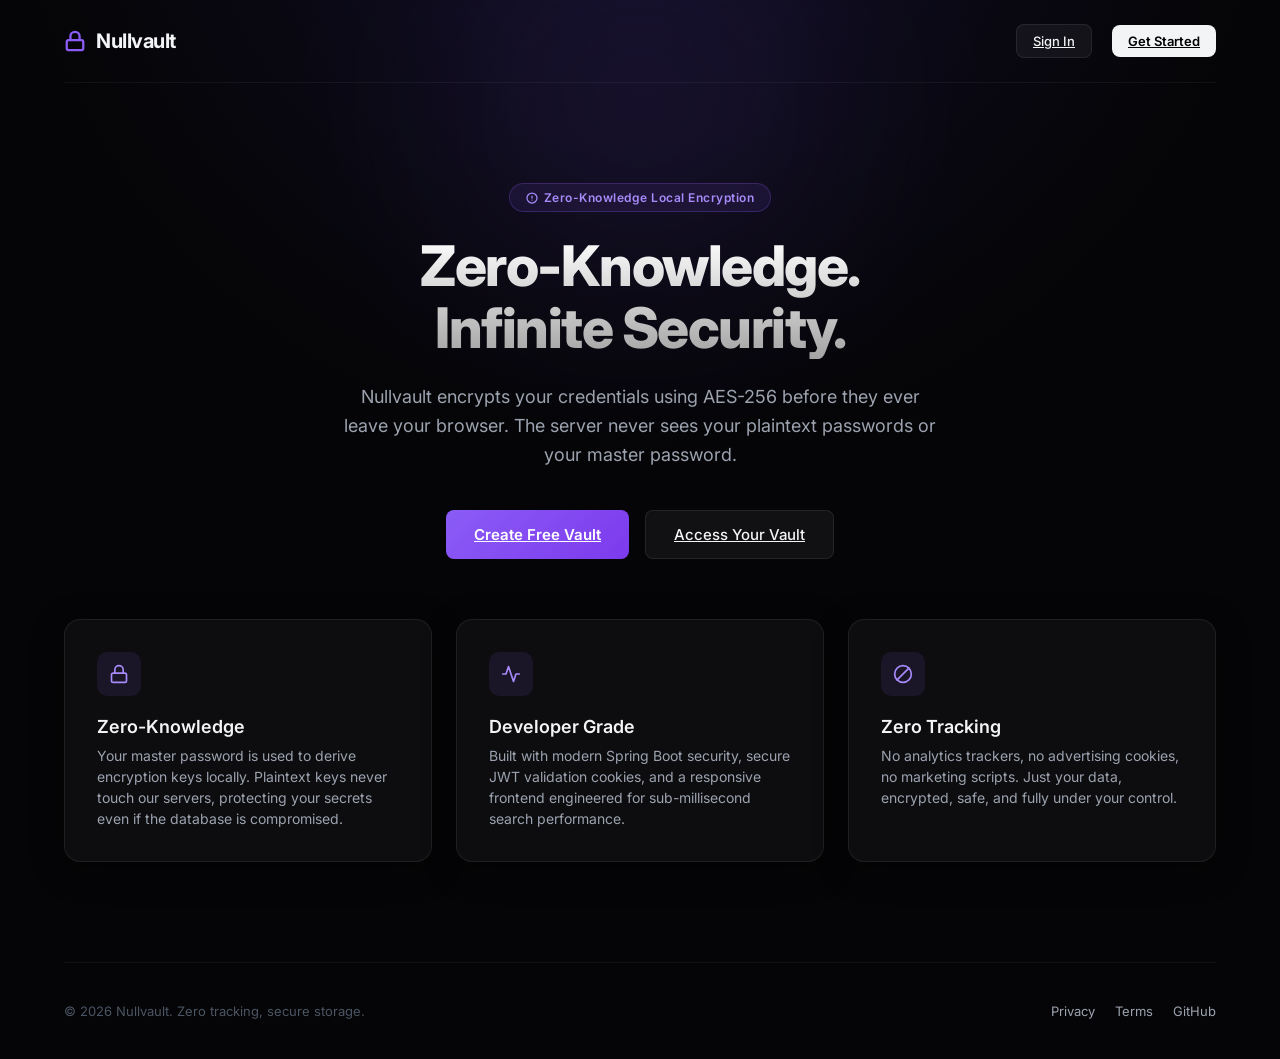
<file: frontend/index.html>
<!DOCTYPE html>
<html lang="en">
<head>
    <meta charset="UTF-8">
    <meta name="viewport" content="width=device-width, initial-scale=1.0">
    <title>Nullvault — Zero-Knowledge Password Manager</title>
    <link rel="stylesheet" href="style.css">
</head>
<body>
    <div class="aurora-bg">
        <div class="aurora-glow"></div>
    </div>

    <div class="landing-container">
        <!-- Navigation -->
        <header class="nav-bar fade-in stagger-1">
            <a href="index.html" class="brand" style="margin-bottom: 0;">
                <svg xmlns="http://www.w3.org/2000/svg" width="22" height="22" viewBox="0 0 24 24" fill="none" stroke="currentColor" stroke-width="2.5" stroke-linecap="round" stroke-linejoin="round">
                    <rect width="18" height="11" x="3" y="11" rx="2" ry="2"/>
                    <path d="M7 11V7a5 5 0 0 1 10 0v4"/>
                </svg>
                <span>Nullvault</span>
            </a>
            <div class="nav-links">
                <a href="login.html" class="btn-secondary" style="padding: 8px 16px; font-size: 13px;">Sign In</a>
                <a href="register.html" class="btn-primary" style="width: auto; padding: 8px 16px; font-size: 13px;">Get Started</a>
            </div>
        </header>

        <!-- Hero Section -->
        <main class="hero-section">
            <div class="hero-badge fade-in stagger-2">
                <svg xmlns="http://www.w3.org/2000/svg" width="12" height="12" viewBox="0 0 24 24" fill="none" stroke="currentColor" stroke-width="2.5" stroke-linecap="round" stroke-linejoin="round">
                    <circle cx="12" cy="12" r="10"/>
                    <path d="M12 8v4"/>
                    <path d="M12 16h.01"/>
                </svg>
                Zero-Knowledge Local Encryption
            </div>
            
            <h1 class="hero-title fade-in stagger-3">
                Zero-Knowledge.<br>Infinite Security.
            </h1>
            
            <p class="hero-subtitle fade-in stagger-4">
                Nullvault encrypts your credentials using AES-256 before they ever leave your browser. The server never sees your plaintext passwords or your master password.
            </p>
            
            <div class="hero-ctas fade-in stagger-4" style="animation-delay: 0.5s;">
                <a href="register.html" class="btn-accent" style="width: auto; padding: 14px 28px; font-size: 15px;">Create Free Vault</a>
                <a href="login.html" class="btn-secondary" style="padding: 14px 28px; font-size: 15px;">Access Your Vault</a>
            </div>
        </main>

        <!-- Features Section -->
        <section class="features-grid">
            <!-- Feature 1 -->
            <div class="glass-card feature-card fade-in stagger-4" style="animation-delay: 0.6s;">
                <div class="feature-icon">
                    <svg xmlns="http://www.w3.org/2000/svg" width="20" height="20" viewBox="0 0 24 24" fill="none" stroke="currentColor" stroke-width="2" stroke-linecap="round" stroke-linejoin="round">
                        <rect width="18" height="11" x="3" y="11" rx="2" ry="2"/>
                        <path d="M7 11V7a5 5 0 0 1 10 0v4"/>
                    </svg>
                </div>
                <h3>Zero-Knowledge</h3>
                <p>Your master password is used to derive encryption keys locally. Plaintext keys never touch our servers, protecting your secrets even if the database is compromised.</p>
            </div>

            <!-- Feature 2 -->
            <div class="glass-card feature-card fade-in stagger-4" style="animation-delay: 0.7s;">
                <div class="feature-icon">
                    <svg xmlns="http://www.w3.org/2000/svg" width="20" height="20" viewBox="0 0 24 24" fill="none" stroke="currentColor" stroke-width="2" stroke-linecap="round" stroke-linejoin="round">
                        <polyline points="22 12 18 12 15 21 9 3 6 12 2 12"/>
                    </svg>
                </div>
                <h3>Developer Grade</h3>
                <p>Built with modern Spring Boot security, secure JWT validation cookies, and a responsive frontend engineered for sub-millisecond search performance.</p>
            </div>

            <!-- Feature 3 -->
            <div class="glass-card feature-card fade-in stagger-4" style="animation-delay: 0.8s;">
                <div class="feature-icon">
                    <svg xmlns="http://www.w3.org/2000/svg" width="20" height="20" viewBox="0 0 24 24" fill="none" stroke="currentColor" stroke-width="2" stroke-linecap="round" stroke-linejoin="round">
                        <circle cx="12" cy="12" r="10"/>
                        <path d="m4.9 19.1 14.2-14.2"/>
                    </svg>
                </div>
                <h3>Zero Tracking</h3>
                <p>No analytics trackers, no advertising cookies, no marketing scripts. Just your data, encrypted, safe, and fully under your control.</p>
            </div>
        </section>

        <!-- Footer -->
        <footer class="footer fade-in" style="animation-delay: 0.9s;">
            <div>&copy; 2026 Nullvault. Zero tracking, secure storage.</div>
            <div style="display: flex; gap: 20px;">
                <a href="#">Privacy</a>
                <a href="#">Terms</a>
                <a href="https://github.com/realpervez/password-vault" target="_blank">GitHub</a>
            </div>
        </footer>
    </div>
</body>
</html>
</file>
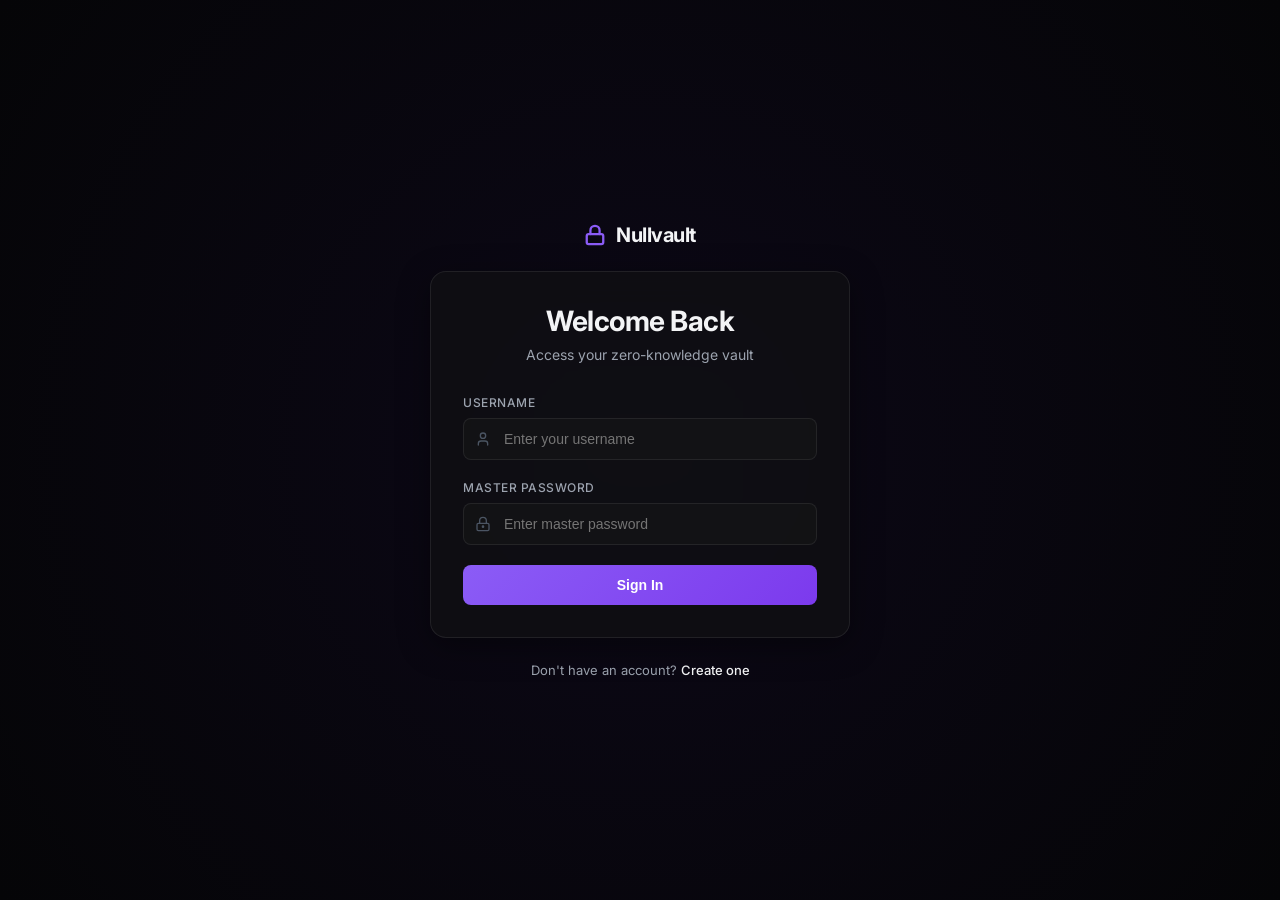
<file: frontend/dashboard.html>
<!DOCTYPE html>
<html lang="en">
<head>
    <meta charset="UTF-8">
    <meta name="viewport" content="width=device-width, initial-scale=1.0">
    <title>Nullvault — Dashboard</title>
    <link rel="stylesheet" href="style.css">
</head>
<body>
    <div class="app-container">
        <!-- Sidebar Navigation -->
        <aside class="sidebar">
            <div class="sidebar-top">
                <a href="index.html" class="brand" style="padding-left: 8px;">
                    <svg xmlns="http://www.w3.org/2000/svg" width="22" height="22" viewBox="0 0 24 24" fill="none" stroke="currentColor" stroke-width="2.5" stroke-linecap="round" stroke-linejoin="round">
                        <rect width="18" height="11" x="3" y="11" rx="2" ry="2"/>
                        <path d="M7 11V7a5 5 0 0 1 10 0v4"/>
                    </svg>
                    <span>Nullvault</span>
                </a>
                
                <nav class="sidebar-menu">
                    <a href="#" class="menu-item active">
                        <svg xmlns="http://www.w3.org/2000/svg" width="18" height="18" viewBox="0 0 24 24" fill="none" stroke="currentColor" stroke-width="2" stroke-linecap="round" stroke-linejoin="round">
                            <rect width="7" height="9" x="3" y="3" rx="1"/>
                            <rect width="7" height="5" x="14" y="3" rx="1"/>
                            <rect width="7" height="9" x="14" y="12" rx="1"/>
                            <rect width="7" height="5" x="3" y="16" rx="1"/>
                        </svg>
                        <span>All Items</span>
                    </a>
                </nav>
            </div>

            <div class="sidebar-user">
                <div class="user-info">
                    <div class="avatar" id="userAvatar">U</div>
                    <span class="username" id="usernameDisplay">User</span>
                </div>
                <button class="logout-btn" onclick="logout()" title="Sign Out">
                    <svg xmlns="http://www.w3.org/2000/svg" width="16" height="16" viewBox="0 0 24 24" fill="none" stroke="currentColor" stroke-width="2" stroke-linecap="round" stroke-linejoin="round">
                        <path d="M9 21H5a2 2 0 0 1-2-2V5a2 2 0 0 1 2-2h4"/>
                        <polyline points="16 17 21 12 16 7"/>
                        <line x1="21" x2="9" y1="12" y2="12"/>
                    </svg>
                </button>
            </div>
        </aside>

        <!-- Main Dashboard View -->
        <div class="main-content">
            <!-- Top Search Header Bar -->
            <header class="top-bar">
                <div class="search-wrapper">
                    <svg xmlns="http://www.w3.org/2000/svg" width="16" height="16" viewBox="0 0 24 24" fill="none" stroke="currentColor" stroke-width="2" stroke-linecap="round" stroke-linejoin="round">
                        <circle cx="11" cy="11" r="8"/>
                        <path d="m21 21-4.3-4.3"/>
                    </svg>
                    <input type="text" id="searchInput" class="search-input" placeholder="Search vault items..." oninput="filterEntries()">
                </div>
                <div>
                    <button class="btn-primary" style="padding: 8px 16px; width: auto; font-size: 13px;" onclick="openModal()">
                        <svg xmlns="http://www.w3.org/2000/svg" width="14" height="14" viewBox="0 0 24 24" fill="none" stroke="currentColor" stroke-width="2.5" stroke-linecap="round" stroke-linejoin="round">
                            <path d="M5 12h14"/>
                            <path d="M12 5v14"/>
                        </svg>
                        <span>Add Entry</span>
                    </button>
                </div>
            </header>

            <!-- Dashboard Content -->
            <main class="dashboard-body">
                <div class="dashboard-header">
                    <h2>Secure Vault</h2>
                </div>

                <!-- Grid/Entries View -->
                <div class="vault-grid" id="vaultGrid">
                    <!-- Loading state initially -->
                    <div style="grid-column: 1 / -1; text-align: center; padding: 40px; color: var(--text-secondary);">
                        <span class="spinner" style="margin-bottom: 12px; width: 24px; height: 24px;"></span>
                        <p>Syncing secure entries...</p>
                    </div>
                </div>
            </main>
        </div>
    </div>

    <!-- Add/Edit Entry Modal -->
    <div class="modal-overlay" id="addModalOverlay" onclick="closeModalOnOverlay(event)">
        <div class="glass-card modal">
            <div class="modal-header">
                <h3 id="modalTitle">Add Vault Entry</h3>
                <button class="modal-close" onclick="closeModal()">
                    <svg xmlns="http://www.w3.org/2000/svg" width="20" height="20" viewBox="0 0 24 24" fill="none" stroke="currentColor" stroke-width="2" stroke-linecap="round" stroke-linejoin="round">
                        <path d="M18 6 6 18"/>
                        <path d="m6 6 12 12"/>
                    </svg>
                </button>
            </div>

            <form id="addEntryForm" onsubmit="event.preventDefault(); saveEntry();">
                <div class="modal-form-row">
                    <div class="form-group">
                        <label for="siteName">Site Name</label>
                        <div class="input-wrapper">
                            <input type="text" id="siteName" class="input-field" style="padding-left: 14px;" placeholder="e.g. GitHub" required>
                        </div>
                    </div>
                    <div class="form-group">
                        <label for="siteUrl">Site URL</label>
                        <div class="input-wrapper">
                            <input type="url" id="siteUrl" class="input-field" style="padding-left: 14px;" placeholder="https://github.com" required>
                        </div>
                    </div>
                </div>

                <div class="modal-form-row">
                    <div class="form-group">
                        <label for="siteUsername">Username / Email</label>
                        <div class="input-wrapper">
                            <input type="text" id="siteUsername" class="input-field" style="padding-left: 14px;" placeholder="your@email.com" required>
                        </div>
                    </div>
                    <div class="form-group">
                        <label for="sitePassword">Password</label>
                        <div class="input-wrapper" style="display: flex; gap: 8px; align-items: center;">
                            <div style="position: relative; flex-grow: 1;">
                                <input type="password" id="sitePassword" class="input-field" style="padding-left: 14px; padding-right: 40px;" placeholder="Enter site password" required>
                                <button type="button" onclick="toggleModalPasswordVisibility()" style="position: absolute; right: 10px; top: 50%; transform: translateY(-50%); background: transparent; border: none; color: var(--text-muted); cursor: pointer; display: flex; align-items: center; justify-content: center; width: auto; padding: 4px; transition: color 0.2s;" id="modalPasswordVisibilityBtn" title="Toggle Visibility">
                                    <svg xmlns="http://www.w3.org/2000/svg" width="16" height="16" viewBox="0 0 24 24" fill="none" stroke="currentColor" stroke-width="2" stroke-linecap="round" stroke-linejoin="round">
                                        <path d="M2 12s3-7 10-7 10 7 10 7-3 7-10 7-10-7-10-7Z"/>
                                        <circle cx="12" cy="12" r="3"/>
                                    </svg>
                                </button>
                            </div>
                            <button type="button" class="btn-secondary" style="width: auto; padding: 0 12px; margin: 0; display: flex; align-items: center; height: 44px;" onclick="toggleGenerator()" title="Secure Generator Menu">
                                <svg xmlns="http://www.w3.org/2000/svg" width="16" height="16" viewBox="0 0 24 24" fill="none" stroke="currentColor" stroke-width="2" stroke-linecap="round" stroke-linejoin="round">
                                    <path d="M3 12a9 9 0 0 1 9-9 9.75 9.75 0 0 1 6.74 2.74L21 8"/>
                                    <path d="M16 3h5v5"/>
                                    <path d="M21 12a9 9 0 0 1-9 9 9.75 9.75 0 0 1-6.74-2.74L3 16"/>
                                    <path d="M8 21H3v-5"/>
                                </svg>
                            </button>
                        </div>
                    </div>
                </div>

                <!-- Password Generator Panel (Hidden by default) -->
                <div id="generatorPanel" class="generator-panel" style="display: none; margin-bottom: 20px; padding: 16px; background: rgba(0,0,0,0.25); border: 1px solid var(--card-border); border-radius: 8px; animation: fadeIn 0.2s ease;">
                    <div style="display: flex; align-items: center; justify-content: space-between; margin-bottom: 12px;">
                        <span style="font-size: 12px; font-weight: 700; color: var(--accent-light); text-transform: uppercase; letter-spacing: 0.5px;">Password Generator</span>
                        <div style="display: flex; gap: 8px;">
                            <button type="button" class="btn-secondary" style="padding: 4px 8px; font-size: 11px; margin: 0; width: auto; display: flex; align-items: center; gap: 4px;" onclick="generatePassword()">
                                <svg xmlns="http://www.w3.org/2000/svg" width="12" height="12" viewBox="0 0 24 24" fill="none" stroke="currentColor" stroke-width="2" stroke-linecap="round" stroke-linejoin="round">
                                    <path d="M3 12a9 9 0 0 1 9-9 9.75 9.75 0 0 1 6.74 2.74L21 8"/>
                                    <path d="M16 3h5v5"/>
                                    <path d="M21 12a9 9 0 0 1-9 9 9.75 9.75 0 0 1-6.74-2.74L3 16"/>
                                    <path d="M8 21H3v-5"/>
                                </svg>
                                <span>Regenerate</span>
                            </button>
                            <button type="button" class="btn-primary" style="padding: 4px 10px; font-size: 11px; margin: 0; width: auto; background: var(--accent); color: white;" onclick="applyGeneratedPassword()">Use Password</button>
                        </div>
                    </div>
                    
                    <div class="password-display-wrapper" style="margin-bottom: 16px; padding: 10px; background: #000; border-color: rgba(255,255,255,0.05);">
                        <span id="generatedPasswordVal" style="font-family: var(--font-mono); font-size: 14px; color: var(--text-primary); letter-spacing: 0.5px; word-break: break-all;">-</span>
                    </div>

                    <div style="display: flex; flex-direction: column; gap: 12px;">
                        <!-- Length -->
                        <div style="display: flex; align-items: center; justify-content: space-between;">
                            <label style="margin: 0; font-size: 12px; color: var(--text-secondary);">Length (<span id="lenVal">16</span>)</label>
                            <input type="range" id="genLength" min="6" max="64" value="16" style="width: 60%; cursor: pointer;" oninput="document.getElementById('lenVal').innerText = this.value; generatePassword();">
                        </div>

                        <!-- Checkboxes row -->
                        <div style="display: grid; grid-template-columns: 1fr 1fr; gap: 8px;">
                            <label style="display: flex; align-items: center; gap: 8px; font-size: 12px; color: var(--text-secondary); cursor: pointer; text-transform: none;">
                                <input type="checkbox" id="genUpper" checked onchange="generatePassword()"> A-Z
                            </label>
                            <label style="display: flex; align-items: center; gap: 8px; font-size: 12px; color: var(--text-secondary); cursor: pointer; text-transform: none;">
                                <input type="checkbox" id="genLower" checked onchange="generatePassword()"> a-z
                            </label>
                            <label style="display: flex; align-items: center; gap: 8px; font-size: 12px; color: var(--text-secondary); cursor: pointer; text-transform: none;">
                                <input type="checkbox" id="genNumbers" checked onchange="generatePassword()"> 0-9
                            </label>
                            <label style="display: flex; align-items: center; gap: 8px; font-size: 12px; color: var(--text-secondary); cursor: pointer; text-transform: none;">
                                <input type="checkbox" id="genSpecial" checked onchange="generatePassword()"> !@#$%^&*
                            </label>
                        </div>

                        <!-- Avoid ambiguous -->
                        <div>
                            <label style="display: flex; align-items: center; gap: 8px; font-size: 12px; color: var(--text-secondary); cursor: pointer; text-transform: none;">
                                <input type="checkbox" id="genAmbiguous" onchange="generatePassword()"> Avoid ambiguous characters (e.g. l, 1, O, 0)
                            </label>
                        </div>
                    </div>
                </div>

                <div class="alert alert-danger" id="modalErrorAlert">
                    <svg xmlns="http://www.w3.org/2000/svg" width="16" height="16" viewBox="0 0 24 24" fill="none" stroke="currentColor" stroke-width="2" stroke-linecap="round" stroke-linejoin="round" style="flex-shrink:0;">
                        <circle cx="12" cy="12" r="10"/>
                        <line x1="12" x2="12" y1="8" y2="12"/>
                        <line x1="12" x2="12.01" y1="16" y2="16"/>
                    </svg>
                    <span id="modalErrorMsg">Could not save entry</span>
                </div>

                <div class="modal-footer">
                    <button type="button" class="btn-secondary" onclick="closeModal()">Cancel</button>
                    <button type="submit" class="btn-accent" id="saveBtn">
                        <span id="saveBtnText">Save Securely</span>
                        <span id="saveBtnLoader" class="spinner" style="display: none;"></span>
                    </button>
                </div>
            </form>
        </div>
    </div>

    <script>
        const API_BASE_URL = window.location.hostname === 'localhost' || window.location.hostname === '127.0.0.1' 
            ? 'http://localhost:8080' 
            : 'https://nullvault.onrender.com';
            
        let vaultEntries = [];
        let decryptedPasswords = {}; // Cache decrypted passwords locally in memory during active page session
        let editingEntryId = null; // Track ID of entry currently being edited (null if adding new)

        // Verify Authentication
        const token = sessionStorage.getItem('token');
        const username = sessionStorage.getItem('username') || 'User';
        const masterPassword = sessionStorage.getItem('masterPassword');

        if (!token || !masterPassword) {
            // Redirect to login if unauthenticated
            window.location.href = 'login.html';
        }

        // Set User Profile UI
        document.getElementById('usernameDisplay').textContent = username;
        document.getElementById('userAvatar').textContent = username.charAt(0).toUpperCase();

        const headers = {
            'Content-Type': 'application/json',
            'Authorization': 'Bearer ' + token
        };

        // Modal Operations
        function openModal() {
            editingEntryId = null;
            document.getElementById('modalTitle').textContent = 'Add Vault Entry';
            document.getElementById('saveBtnText').textContent = 'Save Securely';
            document.getElementById('modalErrorAlert').style.display = 'none';
            document.getElementById('generatorPanel').style.display = 'none';
            document.getElementById('addEntryForm').reset();
            document.getElementById('addModalOverlay').classList.add('open');
        }

        function closeModal() {
            document.getElementById('addModalOverlay').classList.remove('open');
            editingEntryId = null;
            
            // Reset modal password visibility state back to password mask
            const passwordInput = document.getElementById('sitePassword');
            passwordInput.type = 'password';
            document.getElementById('modalPasswordVisibilityBtn').innerHTML = `
                <svg xmlns="http://www.w3.org/2000/svg" width="16" height="16" viewBox="0 0 24 24" fill="none" stroke="currentColor" stroke-width="2" stroke-linecap="round" stroke-linejoin="round">
                    <path d="M2 12s3-7 10-7 10 7 10 7-3 7-10 7-10-7-10-7Z"/>
                    <circle cx="12" cy="12" r="3"/>
                </svg>
            `;
        }

        function toggleModalPasswordVisibility() {
            const passwordInput = document.getElementById('sitePassword');
            const toggleBtn = document.getElementById('modalPasswordVisibilityBtn');
            
            if (passwordInput.type === 'password') {
                passwordInput.type = 'text';
                toggleBtn.innerHTML = `
                    <svg xmlns="http://www.w3.org/2000/svg" width="16" height="16" viewBox="0 0 24 24" fill="none" stroke="currentColor" stroke-width="2" stroke-linecap="round" stroke-linejoin="round">
                        <path d="M9.88 9.88a3 3 0 1 0 4.24 4.24"/>
                        <path d="M10.73 5.08A10.43 10.43 0 0 1 12 5c7 0 10 7 10 7a13.16 13.16 0 0 1-1.67 2.68"/>
                        <path d="M6.61 6.61A13.52 13.52 0 0 0 2 12s3 7 10 7a9.74 9.74 0 0 0 5.39-1.61"/>
                        <line x1="2" x2="22" y1="2" y2="22"/>
                    </svg>
                `;
            } else {
                passwordInput.type = 'password';
                toggleBtn.innerHTML = `
                    <svg xmlns="http://www.w3.org/2000/svg" width="16" height="16" viewBox="0 0 24 24" fill="none" stroke="currentColor" stroke-width="2" stroke-linecap="round" stroke-linejoin="round">
                        <path d="M2 12s3-7 10-7 10 7 10 7-3 7-10 7-10-7-10-7Z"/>
                        <circle cx="12" cy="12" r="3"/>
                    </svg>
                `;
            }
        }

        function closeModalOnOverlay(e) {
            if (e.target.id === 'addModalOverlay') {
                closeModal();
            }
        }

        // Copy password helper
        async function copyToClipboard(id) {
            const password = decryptedPasswords[id];
            if (!password) return;
            try {
                await navigator.clipboard.writeText(password);
                
                // Show copied feedback on button
                const btn = document.getElementById(`copyBtn-${id}`);
                if (btn) {
                    const originalHTML = btn.innerHTML;
                    btn.innerHTML = `<svg xmlns="http://www.w3.org/2000/svg" width="14" height="14" viewBox="0 0 24 24" fill="none" stroke="#34d399" stroke-width="2.5" stroke-linecap="round" stroke-linejoin="round"><polyline points="20 6 9 17 4 12"/></svg>`;
                    setTimeout(() => {
                        const currentBtn = document.getElementById(`copyBtn-${id}`);
                        if (currentBtn) currentBtn.innerHTML = originalHTML;
                    }, 1500);
                }
            } catch (err) {
                console.error('Failed to copy', err);
            }
        }

        // Domain helper for favicons
        function getDomain(url) {
            try {
                if (!url.startsWith('http://') && !url.startsWith('https://')) {
                    url = 'https://' + url;
                }
                const parsed = new URL(url);
                return parsed.hostname;
            } catch (e) {
                return '';
            }
        }

        // Fetch all Entries
        async function loadEntries() {
            const container = document.getElementById('vaultGrid');
            try {
                const res = await fetch(`${API_BASE_URL}/vault/list`, { headers });
                
                if (res.ok) {
                    vaultEntries = await res.json();
                    renderEntries(vaultEntries);
                } else if (res.status === 401) {
                    logout();
                } else {
                    container.innerHTML = `
                        <div style="grid-column: 1 / -1; text-align: center; padding: 40px; color: #f87171;">
                            <p>Failed to synchronize vault details.</p>
                        </div>
                    `;
                }
            } catch (err) {
                console.error(err);
                container.innerHTML = `
                    <div style="grid-column: 1 / -1; text-align: center; padding: 40px; color: #f87171;">
                        <p>Server connection timeout. Verify you are connected to the network.</p>
                    </div>
                `;
            }
        }

        // Render Entries to the Grid
        function renderEntries(entriesList) {
            const container = document.getElementById('vaultGrid');
            if (entriesList.length === 0) {
                container.innerHTML = `
                    <div class="glass-card empty-state" style="grid-column: 1 / -1;">
                        <div class="empty-icon">
                            <svg xmlns="http://www.w3.org/2000/svg" width="24" height="24" viewBox="0 0 24 24" fill="none" stroke="currentColor" stroke-width="2" stroke-linecap="round" stroke-linejoin="round">
                                <circle cx="12" cy="12" r="10"/>
                                <line x1="8" x2="16" y1="12" y2="12"/>
                            </svg>
                        </div>
                        <h3>No secure credentials stored yet</h3>
                        <p>Begin adding your private accounts to store them safely under zero-knowledge encryption.</p>
                        <button class="btn-accent" style="width: auto; padding: 8px 20px; font-size: 13px;" onclick="openModal()">Add First Entry</button>
                    </div>
                `;
                return;
            }

            container.innerHTML = entriesList.map((entry, index) => {
                const isDecrypted = !!decryptedPasswords[entry.id];
                const displayPass = isDecrypted ? decryptedPasswords[entry.id] : '••••••••••••';
                
                // Get clean domain for site icon
                const domain = getDomain(entry.siteUrl);
                const domainLetter = entry.siteName ? entry.siteName.charAt(0).toUpperCase() : 'W';
                
                return `
                    <div class="glass-card vault-card fade-in" style="animation-delay: ${index * 0.05}s;" id="entry-${entry.id}">
                        <div class="vault-card-top">
                            <div class="site-meta">
                                <h4>${escapeHtml(entry.siteName)}</h4>
                                <a href="${escapeHtml(entry.siteUrl)}" target="_blank">${escapeHtml(entry.siteUrl)}</a>
                            </div>
                            
                            <div style="position: relative; width: 32px; height: 32px; flex-shrink: 0; display: flex; align-items: center; justify-content: center;">
                                ${domain ? `
                                    <img class="site-favicon" 
                                         src="https://www.google.com/s2/favicons?sz=128&domain=${domain}" 
                                         alt=""
                                         onerror="this.style.display='none'; this.nextElementSibling.style.display='flex';" />
                                ` : ''}
                                <div class="site-logo" style="${domain ? 'display: none;' : ''}">${domainLetter}</div>
                            </div>
                        </div>

                        <div class="vault-card-middle">
                            <div class="site-user">${escapeHtml(entry.usernameForSite)}</div>
                            <div class="password-display-wrapper">
                                <span class="password-display ${isDecrypted ? 'decrypted' : ''}" id="pass-${entry.id}">${escapeHtml(displayPass)}</span>
                                <div id="copyBtnContainer-${entry.id}" style="display: flex; align-items: center; justify-content: center;">
                                    ${isDecrypted ? `
                                        <button class="copy-btn" id="copyBtn-${entry.id}" onclick="copyToClipboard(${entry.id})" title="Copy Password">
                                            <svg xmlns="http://www.w3.org/2000/svg" width="14" height="14" viewBox="0 0 24 24" fill="none" stroke="currentColor" stroke-width="2" stroke-linecap="round" stroke-linejoin="round">
                                                <rect width="14" height="14" x="8" y="8" rx="2" ry="2"/>
                                                <path d="M4 16c-1.1 0-2-.9-2-2V4c0-1.1.9-2 2-2h10c1.1 0 2 .9 2 2"/>
                                            </svg>
                                        </button>
                                    ` : ''}
                                </div>
                            </div>
                        </div>

                        <div class="vault-card-actions">
                            <button class="card-action-btn" onclick="toggleReveal(${entry.id})" id="revealBtn-${entry.id}">
                                ${isDecrypted ? `
                                    <svg xmlns="http://www.w3.org/2000/svg" width="12" height="12" viewBox="0 0 24 24" fill="none" stroke="currentColor" stroke-width="2.5" stroke-linecap="round" stroke-linejoin="round">
                                        <path d="M9.88 9.88a3 3 0 1 0 4.24 4.24"/>
                                        <path d="M10.73 5.08A10.43 10.43 0 0 1 12 5c7 0 10 7 10 7a13.16 13.16 0 0 1-1.67 2.68"/>
                                        <path d="M6.61 6.61A13.52 13.52 0 0 0 2 12s3 7 10 7a9.74 9.74 0 0 0 5.39-1.61"/>
                                        <line x1="2" x2="22" y1="2" y2="22"/>
                                    </svg>
                                    <span>Hide</span>
                                ` : `
                                    <svg xmlns="http://www.w3.org/2000/svg" width="12" height="12" viewBox="0 0 24 24" fill="none" stroke="currentColor" stroke-width="2.5" stroke-linecap="round" stroke-linejoin="round">
                                        <path d="M2 12s3-7 10-7 10 7 10 7-3 7-10 7-10-7-10-7Z"/>
                                        <circle cx="12" cy="12" r="3"/>
                                    </svg>
                                    <span>Reveal</span>
                                `}
                            </button>
                            <button class="card-action-btn" onclick="openEditModal(${entry.id})" id="editBtn-${entry.id}">
                                <svg xmlns="http://www.w3.org/2000/svg" width="12" height="12" viewBox="0 0 24 24" fill="none" stroke="currentColor" stroke-width="2.5" stroke-linecap="round" stroke-linejoin="round">
                                    <path d="M12 20h9"/>
                                    <path d="M16.5 3.5a2.12 2.12 0 0 1 3 3L7 19l-4 1 1-4Z"/>
                                </svg>
                                <span>Edit</span>
                            </button>
                            <button class="card-action-btn delete" onclick="deleteEntry(${entry.id})">
                                <svg xmlns="http://www.w3.org/2000/svg" width="12" height="12" viewBox="0 0 24 24" fill="none" stroke="currentColor" stroke-width="2.5" stroke-linecap="round" stroke-linejoin="round">
                                    <path d="M3 6h18"/>
                                    <path d="M19 6v14c0 1-1 2-2 2H7c-1 0-2-1-2-2V6"/>
                                    <path d="M8 6V4c0-1 1-2 2-2h4c1 0 2 1 2 2v2"/>
                                </svg>
                                <span>Delete</span>
                            </button>
                        </div>
                    </div>
                `;
            }).join('');
        }

        // Save entry (Handles Add & Edit routes)
        async function saveEntry() {
            const siteName = document.getElementById('siteName').value.trim();
            const siteUrl = document.getElementById('siteUrl').value.trim();
            const usernameForSite = document.getElementById('siteUsername').value.trim();
            const plainPassword = document.getElementById('sitePassword').value;
            
            const saveBtnText = document.getElementById('saveBtnText');
            const saveBtnLoader = document.getElementById('saveBtnLoader');
            const modalErrorAlert = document.getElementById('modalErrorAlert');
            const saveBtn = document.getElementById('saveBtn');

            modalErrorAlert.style.display = 'none';
            saveBtnText.style.display = 'none';
            saveBtnLoader.style.display = 'inline-block';
            saveBtn.disabled = true;

            const body = {
                siteName,
                siteUrl,
                usernameForSite,
                plainPassword,
                masterPassword
            };

            const isEdit = editingEntryId !== null;
            const endpoint = isEdit ? `/vault/update/${editingEntryId}` : '/vault/add';

            try {
                const res = await fetch(`${API_BASE_URL}${endpoint}`, {
                    method: 'POST',
                    headers,
                    body: JSON.stringify(body)
                });

                if (res.ok) {
                    closeModal();
                    loadEntries();
                } else {
                    const errorText = await res.text();
                    showModalError(errorText || 'Authentication/Permission denied to save entry.');
                }
            } catch (err) {
                console.error(err);
                showModalError('Connection lost. Please check if your backend server is up.');
            } finally {
                saveBtnText.style.display = 'inline-block';
                saveBtnLoader.style.display = 'none';
                saveBtn.disabled = false;
            }
        }

        function showModalError(msg) {
            const alertBox = document.getElementById('modalErrorAlert');
            const textSpan = document.getElementById('modalErrorMsg');
            textSpan.textContent = msg;
            alertBox.style.display = 'flex';
        }

        // Open Modal in Edit Mode
        async function openEditModal(id) {
            const entry = vaultEntries.find(e => e.id === id);
            if (!entry) return;

            const editBtn = document.getElementById(`editBtn-${id}`);
            const originalHTML = editBtn.innerHTML;

            // Decrypt password first if not already done
            if (!decryptedPasswords[id]) {
                try {
                    editBtn.innerHTML = `<span class="spinner" style="width: 10px; height: 10px;"></span> <span>Decrypting...</span>`;
                    editBtn.disabled = true;
                    
                    const res = await fetch(`${API_BASE_URL}/vault/decrypt/${id}`, {
                        method: 'POST',
                        headers,
                        body: JSON.stringify({ masterPassword })
                    });

                    if (res.ok) {
                        const rawText = await res.text();
                        const prefix = "Decrypted password: ";
                        decryptedPasswords[id] = rawText.startsWith(prefix) ? rawText.slice(prefix.length) : rawText;
                    } else {
                        const errorMsg = await res.text();
                        alert('Decryption failed: ' + errorMsg);
                        editBtn.innerHTML = originalHTML;
                        editBtn.disabled = false;
                        return;
                    }
                } catch (err) {
                    console.error(err);
                    alert('Could not contact decryption server.');
                    editBtn.innerHTML = originalHTML;
                    editBtn.disabled = false;
                    return;
                }
            }

            // Restore edit button state
            editBtn.innerHTML = originalHTML;
            editBtn.disabled = false;

            // Pre-fill modal
            editingEntryId = id;
            document.getElementById('modalTitle').textContent = 'Edit Vault Entry';
            document.getElementById('saveBtnText').textContent = 'Save Changes';
            document.getElementById('modalErrorAlert').style.display = 'none';
            document.getElementById('generatorPanel').style.display = 'none';
            
            document.getElementById('siteName').value = entry.siteName;
            document.getElementById('siteUrl').value = entry.siteUrl;
            document.getElementById('siteUsername').value = entry.usernameForSite;
            document.getElementById('sitePassword').value = decryptedPasswords[id];
            
            document.getElementById('addModalOverlay').classList.add('open');
        }

        // Toggle Password Reveal State DOM-ONLY (No list re-rendering)
        async function toggleReveal(id) {
            const passEl = document.getElementById(`pass-${id}`);
            const btnEl = document.getElementById(`revealBtn-${id}`);
            const copyBtnContainer = document.getElementById(`copyBtnContainer-${id}`);
            if (!passEl || !btnEl || !copyBtnContainer) return;
            
            if (decryptedPasswords[id]) {
                // Hide it
                delete decryptedPasswords[id];
                passEl.textContent = '••••••••••••';
                passEl.classList.remove('decrypted');
                copyBtnContainer.innerHTML = '';
                btnEl.innerHTML = `
                    <svg xmlns="http://www.w3.org/2000/svg" width="12" height="12" viewBox="0 0 24 24" fill="none" stroke="currentColor" stroke-width="2.5" stroke-linecap="round" stroke-linejoin="round">
                        <path d="M2 12s3-7 10-7 10 7 10 7-3 7-10 7-10-7-10-7Z"/>
                        <circle cx="12" cy="12" r="3"/>
                    </svg>
                    <span>Reveal</span>
                `;
            } else {
                // Fetch decryption from server
                try {
                    btnEl.innerHTML = `<span class="spinner" style="width: 10px; height: 10px;"></span> <span>Loading...</span>`;
                    const res = await fetch(`${API_BASE_URL}/vault/decrypt/${id}`, {
                        method: 'POST',
                        headers,
                        body: JSON.stringify({ masterPassword })
                    });

                    if (res.ok) {
                        const rawText = await res.text();
                        const prefix = "Decrypted password: ";
                        const decryptedPass = rawText.startsWith(prefix) ? rawText.slice(prefix.length) : rawText;
                        
                        decryptedPasswords[id] = decryptedPass;
                        
                        // Update DOM elements in place
                        passEl.textContent = decryptedPass;
                        passEl.classList.add('decrypted');
                        copyBtnContainer.innerHTML = `
                            <button class="copy-btn" id="copyBtn-${id}" onclick="copyToClipboard(${id})" title="Copy Password">
                                <svg xmlns="http://www.w3.org/2000/svg" width="14" height="14" viewBox="0 0 24 24" fill="none" stroke="currentColor" stroke-width="2" stroke-linecap="round" stroke-linejoin="round">
                                    <rect width="14" height="14" x="8" y="8" rx="2" ry="2"/>
                                    <path d="M4 16c-1.1 0-2-.9-2-2V4c0-1.1.9-2 2-2h10c1.1 0 2 .9 2 2"/>
                                </svg>
                            </button>
                        `;
                        btnEl.innerHTML = `
                            <svg xmlns="http://www.w3.org/2000/svg" width="12" height="12" viewBox="0 0 24 24" fill="none" stroke="currentColor" stroke-width="2.5" stroke-linecap="round" stroke-linejoin="round">
                                <path d="M9.88 9.88a3 3 0 1 0 4.24 4.24"/>
                                <path d="M10.73 5.08A10.43 10.43 0 0 1 12 5c7 0 10 7 10 7a13.16 13.16 0 0 1-1.67 2.68"/>
                                <path d="M6.61 6.61A13.52 13.52 0 0 0 2 12s3 7 10 7a9.74 9.74 0 0 0 5.39-1.61"/>
                                <line x1="2" x2="22" y1="2" y2="22"/>
                            </svg>
                            <span>Hide</span>
                        `;
                    } else {
                        const errorMsg = await res.text();
                        alert('Decryption failed: ' + errorMsg);
                        renderEntries(vaultEntries);
                    }
                } catch (err) {
                    console.error(err);
                    alert('Could not contact decryption server.');
                    renderEntries(vaultEntries);
                }
            }
        }

        // Delete secure vault item with smooth transitions (No list re-rendering)
        async function deleteEntry(id) {
            if (!confirm('Are you absolute certain you want to delete this secret from your vault? This cannot be undone.')) {
                return;
            }

            try {
                const res = await fetch(`${API_BASE_URL}/vault/delete/${id}`, {
                    method: 'DELETE',
                    headers
                });

                if (res.ok) {
                    const card = document.getElementById(`entry-${id}`);
                    if (card) {
                        card.style.opacity = '0';
                        card.style.transform = 'translateY(15px)';
                        card.style.transition = 'opacity 0.25s ease, transform 0.25s ease';
                        setTimeout(() => {
                            card.remove();
                            // Update local arrays
                            vaultEntries = vaultEntries.filter(entry => entry.id !== id);
                            if (decryptedPasswords[id]) delete decryptedPasswords[id];
                            
                            // Re-render empty state if nothing left
                            if (vaultEntries.length === 0) {
                                renderEntries([]);
                            }
                        }, 250);
                    }
                } else {
                    const errorText = await res.text();
                    alert('Could not delete item: ' + errorText);
                }
            } catch (err) {
                console.error(err);
                alert('Connection error during deletion request.');
            }
        }

        // Filter/Search Functionality (Client-Side Search)
        function filterEntries() {
            const query = document.getElementById('searchInput').value.toLowerCase().trim();
            if (!query) {
                renderEntries(vaultEntries);
                return;
            }

            const filtered = vaultEntries.filter(entry => {
                return (entry.siteName && entry.siteName.toLowerCase().includes(query)) ||
                       (entry.siteUrl && entry.siteUrl.toLowerCase().includes(query)) ||
                       (entry.usernameForSite && entry.usernameForSite.toLowerCase().includes(query));
            });

            renderEntries(filtered);
        }

        // Password Generator Operations
        function toggleGenerator() {
            const panel = document.getElementById('generatorPanel');
            if (panel.style.display === 'none') {
                panel.style.display = 'block';
                generatePassword(); // Initial generation on open
            } else {
                panel.style.display = 'none';
            }
        }

        function generatePassword() {
            const length = parseInt(document.getElementById('genLength').value);
            const upper = document.getElementById('genUpper').checked;
            const lower = document.getElementById('genLower').checked;
            const numbers = document.getElementById('genNumbers').checked;
            const special = document.getElementById('genSpecial').checked;
            const avoidAmbiguous = document.getElementById('genAmbiguous').checked;

            let charset = '';
            let upperChars = 'ABCDEFGHIJKLMNOPQRSTUVWXYZ';
            let lowerChars = 'abcdefghijklmnopqrstuvwxyz';
            let numberChars = '0123456789';
            let specialChars = '!@#$%^&*()_+-=[]{}|;:,.<>?';

            if (avoidAmbiguous) {
                upperChars = upperChars.replace(/[IO]/g, '');
                lowerChars = lowerChars.replace(/[lo]/g, '');
                numberChars = numberChars.replace(/[01]/g, '');
                specialChars = specialChars.replace(/[|]/g, '');
            }

            let guaranteed = [];

            if (upper) {
                charset += upperChars;
                guaranteed.push(upperChars.charAt(Math.floor(Math.random() * upperChars.length)));
            }
            if (lower) {
                charset += lowerChars;
                guaranteed.push(lowerChars.charAt(Math.floor(Math.random() * lowerChars.length)));
            }
            if (numbers) {
                charset += numberChars;
                guaranteed.push(numberChars.charAt(Math.floor(Math.random() * numberChars.length)));
            }
            if (special) {
                charset += specialChars;
                guaranteed.push(specialChars.charAt(Math.floor(Math.random() * specialChars.length)));
            }

            if (charset.length === 0) {
                document.getElementById('generatedPasswordVal').innerText = 'Select at least one option';
                return;
            }

            let password = '';
            for (let i = 0; i < guaranteed.length; i++) {
                password += guaranteed[i];
            }

            for (let i = password.length; i < length; i++) {
                const randomIndex = Math.floor(Math.random() * charset.length);
                password += charset.charAt(randomIndex);
            }

            // Shuffle characters
            password = password.split('').sort(() => 0.5 - Math.random()).join('');
            document.getElementById('generatedPasswordVal').innerText = password;
        }

        function applyGeneratedPassword() {
            const genVal = document.getElementById('generatedPasswordVal').innerText;
            if (genVal && genVal !== 'Select at least one option' && genVal !== '-') {
                const passwordInput = document.getElementById('sitePassword');
                passwordInput.value = genVal;
                passwordInput.type = 'text'; // Show password in plaintext
                
                // Update toggle button to hide eye-off state icon
                document.getElementById('modalPasswordVisibilityBtn').innerHTML = `
                    <svg xmlns="http://www.w3.org/2000/svg" width="16" height="16" viewBox="0 0 24 24" fill="none" stroke="currentColor" stroke-width="2" stroke-linecap="round" stroke-linejoin="round">
                        <path d="M9.88 9.88a3 3 0 1 0 4.24 4.24"/>
                        <path d="M10.73 5.08A10.43 10.43 0 0 1 12 5c7 0 10 7 10 7a13.16 13.16 0 0 1-1.67 2.68"/>
                        <path d="M6.61 6.61A13.52 13.52 0 0 0 2 12s3 7 10 7a9.74 9.74 0 0 0 5.39-1.61"/>
                        <line x1="2" x2="22" y1="2" y2="22"/>
                    </svg>
                `;
                
                document.getElementById('generatorPanel').style.display = 'none';
            }
        }

        // Safe HTML injection escape helper
        function escapeHtml(str) {
            if (!str) return '';
            return str
                .replace(/&/g, "&amp;")
                .replace(/</g, "&lt;")
                .replace(/>/g, "&gt;")
                .replace(/"/g, "&quot;")
                .replace(/'/g, "&#039;");
        }

        // Logout Flow
        function logout() {
            sessionStorage.clear();
            window.location.href = 'login.html';
        }

        // Load initially
        loadEntries();
    </script>
</body>
</html>
</file>
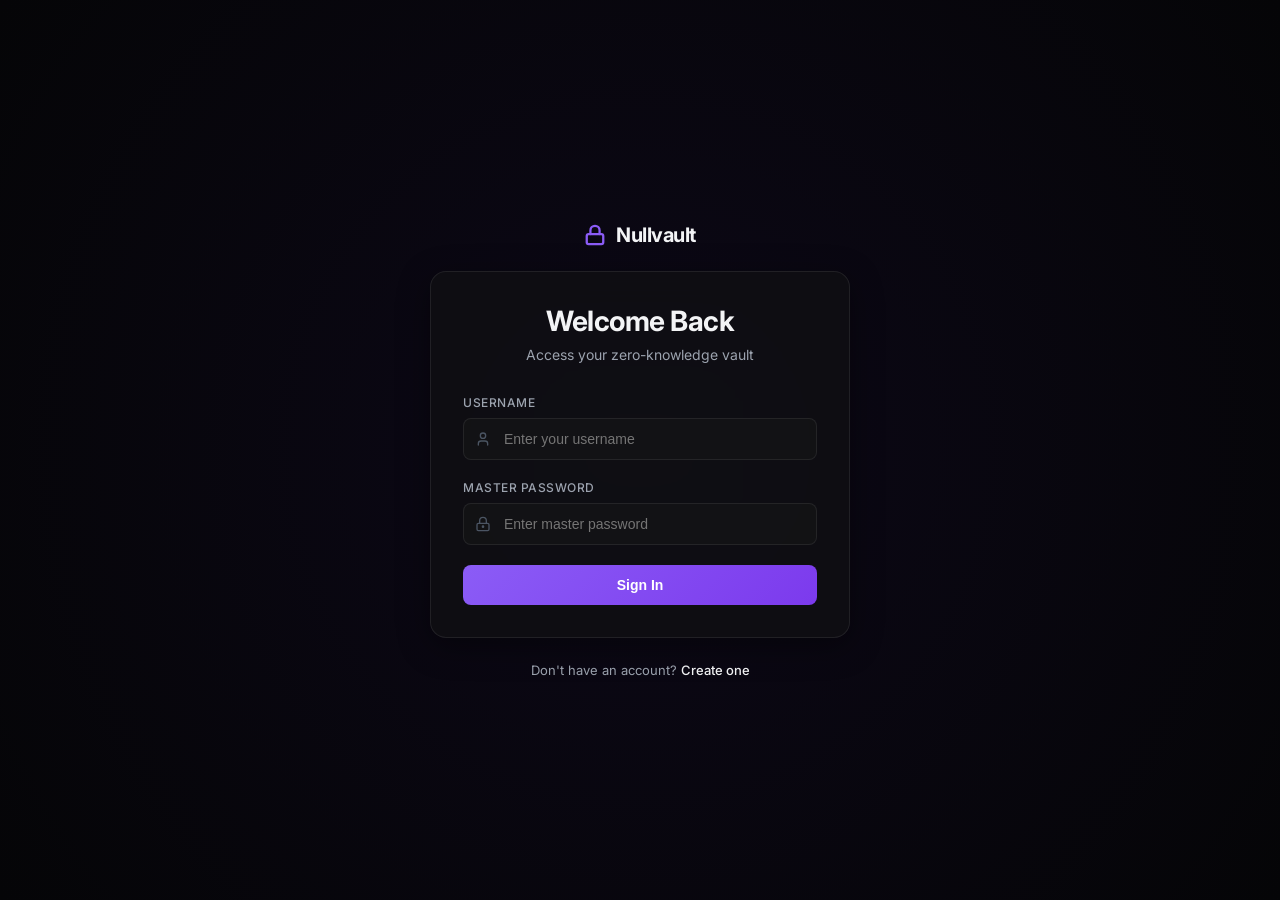
<file: frontend/login.html>
<!DOCTYPE html>
<html lang="en">
<head>
    <meta charset="UTF-8">
    <meta name="viewport" content="width=device-width, initial-scale=1.0">
    <title>Nullvault — Sign In</title>
    <link rel="stylesheet" href="style.css">
</head>
<body>
    <div class="aurora-bg">
        <div class="aurora-glow"></div>
    </div>

    <div class="auth-wrapper">
        <a href="index.html" class="brand fade-in stagger-1">
            <svg xmlns="http://www.w3.org/2000/svg" width="22" height="22" viewBox="0 0 24 24" fill="none" stroke="currentColor" stroke-width="2.5" stroke-linecap="round" stroke-linejoin="round">
                <rect width="18" height="11" x="3" y="11" rx="2" ry="2"/>
                <path d="M7 11V7a5 5 0 0 1 10 0v4"/>
            </svg>
            <span>Nullvault</span>
        </a>

        <div class="glass-card auth-card fade-in stagger-2">
            <div class="auth-header">
                <h1>Welcome Back</h1>
                <p>Access your zero-knowledge vault</p>
            </div>

            <form id="loginForm" onsubmit="event.preventDefault(); login();">
                <!-- Username field -->
                <div class="form-group">
                    <label for="username">Username</label>
                    <div class="input-wrapper">
                        <svg xmlns="http://www.w3.org/2000/svg" width="16" height="16" viewBox="0 0 24 24" fill="none" stroke="currentColor" stroke-width="2" stroke-linecap="round" stroke-linejoin="round">
                            <path d="M19 21v-2a4 4 0 0 0-4-4H9a4 4 0 0 0-4 4v2"/>
                            <circle cx="12" cy="7" r="4"/>
                        </svg>
                        <input type="text" id="username" class="input-field" placeholder="Enter your username" required autocomplete="username">
                    </div>
                </div>

                <!-- Master Password field -->
                <div class="form-group">
                    <label for="masterPassword">Master Password</label>
                    <div class="input-wrapper">
                        <svg xmlns="http://www.w3.org/2000/svg" width="16" height="16" viewBox="0 0 24 24" fill="none" stroke="currentColor" stroke-width="2" stroke-linecap="round" stroke-linejoin="round">
                            <rect width="18" height="11" x="3" y="11" rx="2" ry="2"/>
                            <circle cx="12" cy="16" r="1"/>
                            <path d="M7 11V7a5 5 0 0 1 10 0v4"/>
                        </svg>
                        <input type="password" id="masterPassword" class="input-field" placeholder="Enter master password" required autocomplete="current-password">
                    </div>
                </div>

                <button type="submit" class="btn-accent" style="margin-top: 12px;" id="submitBtn">
                    <span id="btnText">Sign In</span>
                    <span id="btnLoader" class="spinner" style="display: none;"></span>
                </button>

                <!-- Alerts -->
                <div class="alert alert-danger" id="errorAlert">
                    <svg xmlns="http://www.w3.org/2000/svg" width="16" height="16" viewBox="0 0 24 24" fill="none" stroke="currentColor" stroke-width="2" stroke-linecap="round" stroke-linejoin="round" style="flex-shrink:0;">
                        <circle cx="12" cy="12" r="10"/>
                        <line x1="12" x2="12" y1="8" y2="12"/>
                        <line x1="12" x2="12.01" y1="16" y2="16"/>
                    </svg>
                    <span id="errorMsg">Invalid credentials</span>
                </div>
            </form>
        </div>

        <div class="auth-footer fade-in stagger-3">
            Don't have an account? <a href="register.html">Create one</a>
        </div>
    </div>

    <script>
        const API_BASE_URL = window.location.hostname === 'localhost' || window.location.hostname === '127.0.0.1' 
            ? 'http://localhost:8080' 
            : 'https://nullvault.onrender.com';

        async function login() {
            const username = document.getElementById('username').value.trim();
            const masterPassword = document.getElementById('masterPassword').value;
            const btnText = document.getElementById('btnText');
            const btnLoader = document.getElementById('btnLoader');
            const errorAlert = document.getElementById('errorAlert');
            const submitBtn = document.getElementById('submitBtn');

            // Reset states
            errorAlert.style.display = 'none';
            btnText.style.display = 'none';
            btnLoader.style.display = 'inline-block';
            submitBtn.disabled = true;

            try {
                const res = await fetch(`${API_BASE_URL}/auth/login`, {
                    method: 'POST',
                    headers: { 'Content-Type': 'application/json' },
                    body: JSON.stringify({ username, masterPassword })
                });

                if (res.ok) {
                    const data = await res.json();
                    
                    // SessionStorage requirements
                    sessionStorage.setItem('token', data.token);
                    sessionStorage.setItem('username', data.username || username);
                    sessionStorage.setItem('masterPassword', masterPassword);
                    
                    window.location.href = 'dashboard.html';
                } else {
                    const errorText = await res.text();
                    showError(errorText || 'Authentication failed. Please check your username and password.');
                }
            } catch (err) {
                console.error(err);
                showError('Could not connect to the authentication server. Please verify you are online.');
            } finally {
                btnText.style.display = 'inline-block';
                btnLoader.style.display = 'none';
                submitBtn.disabled = false;
            }
        }

        function showError(msg) {
            const errorAlert = document.getElementById('errorAlert');
            const errorMsg = document.getElementById('errorMsg');
            errorMsg.textContent = msg;
            errorAlert.style.display = 'flex';
        }
    </script>
</body>
</html>
</file>
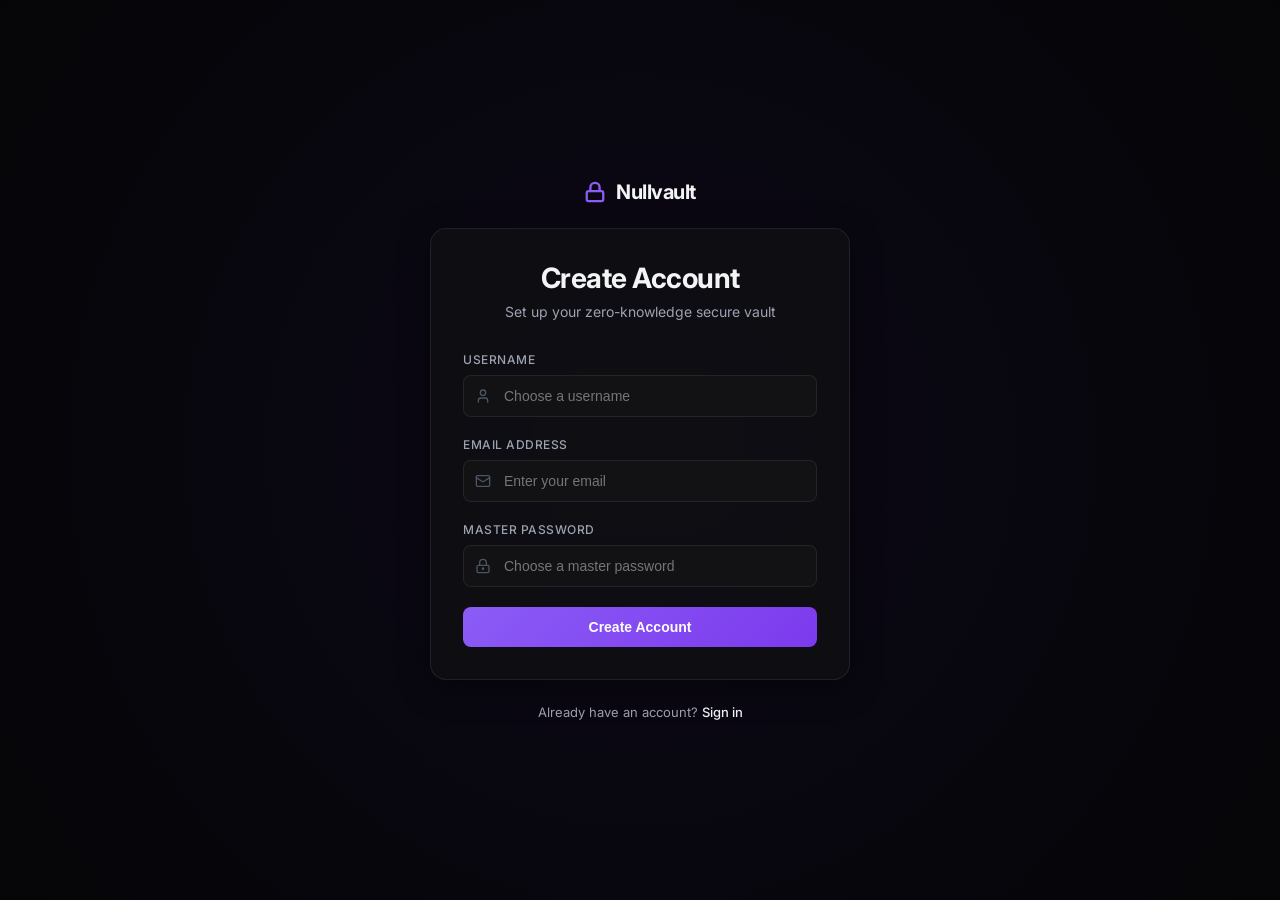
<file: frontend/register.html>
<!DOCTYPE html>
<html lang="en">
<head>
    <meta charset="UTF-8">
    <meta name="viewport" content="width=device-width, initial-scale=1.0">
    <title>Nullvault — Create Account</title>
    <link rel="stylesheet" href="style.css">
</head>
<body>
    <div class="aurora-bg">
        <div class="aurora-glow"></div>
    </div>

    <div class="auth-wrapper">
        <a href="index.html" class="brand fade-in stagger-1">
            <svg xmlns="http://www.w3.org/2000/svg" width="22" height="22" viewBox="0 0 24 24" fill="none" stroke="currentColor" stroke-width="2.5" stroke-linecap="round" stroke-linejoin="round">
                <rect width="18" height="11" x="3" y="11" rx="2" ry="2"/>
                <path d="M7 11V7a5 5 0 0 1 10 0v4"/>
            </svg>
            <span>Nullvault</span>
        </a>

        <div class="glass-card auth-card fade-in stagger-2">
            <div class="auth-header">
                <h1>Create Account</h1>
                <p>Set up your zero-knowledge secure vault</p>
            </div>

            <form id="registerForm" onsubmit="event.preventDefault(); register();">
                <!-- Username field -->
                <div class="form-group">
                    <label for="username">Username</label>
                    <div class="input-wrapper">
                        <svg xmlns="http://www.w3.org/2000/svg" width="16" height="16" viewBox="0 0 24 24" fill="none" stroke="currentColor" stroke-width="2" stroke-linecap="round" stroke-linejoin="round">
                            <path d="M19 21v-2a4 4 0 0 0-4-4H9a4 4 0 0 0-4 4v2"/>
                            <circle cx="12" cy="7" r="4"/>
                        </svg>
                        <input type="text" id="username" class="input-field" placeholder="Choose a username" required autocomplete="username">
                    </div>
                </div>

                <!-- Email field -->
                <div class="form-group">
                    <label for="email">Email Address</label>
                    <div class="input-wrapper">
                        <svg xmlns="http://www.w3.org/2000/svg" width="16" height="16" viewBox="0 0 24 24" fill="none" stroke="currentColor" stroke-width="2" stroke-linecap="round" stroke-linejoin="round">
                            <rect width="20" height="16" x="2" y="4" rx="2"/>
                            <path d="m22 7-8.97 5.7a1.94 1.94 0 0 1-2.06 0L2 7"/>
                        </svg>
                        <input type="email" id="email" class="input-field" placeholder="Enter your email" required autocomplete="email">
                    </div>
                </div>

                <!-- Master Password field -->
                <div class="form-group">
                    <label for="masterPassword">Master Password</label>
                    <div class="input-wrapper">
                        <svg xmlns="http://www.w3.org/2000/svg" width="16" height="16" viewBox="0 0 24 24" fill="none" stroke="currentColor" stroke-width="2" stroke-linecap="round" stroke-linejoin="round">
                            <rect width="18" height="11" x="3" y="11" rx="2" ry="2"/>
                            <circle cx="12" cy="16" r="1"/>
                            <path d="M7 11V7a5 5 0 0 1 10 0v4"/>
                        </svg>
                        <input type="password" id="masterPassword" class="input-field" placeholder="Choose a master password" required autocomplete="new-password">
                    </div>
                </div>

                <button type="submit" class="btn-accent" style="margin-top: 12px;" id="submitBtn">
                    <span id="btnText">Create Account</span>
                    <span id="btnLoader" class="spinner" style="display: none;"></span>
                </button>

                <!-- Alerts -->
                <div class="alert alert-danger" id="errorAlert">
                    <svg xmlns="http://www.w3.org/2000/svg" width="16" height="16" viewBox="0 0 24 24" fill="none" stroke="currentColor" stroke-width="2" stroke-linecap="round" stroke-linejoin="round" style="flex-shrink:0;">
                        <circle cx="12" cy="12" r="10"/>
                        <line x1="12" x2="12" y1="8" y2="12"/>
                        <line x1="12" x2="12.01" y1="16" y2="16"/>
                    </svg>
                    <span id="errorMsg">Registration failed</span>
                </div>

                <div class="alert alert-success" id="successAlert">
                    <svg xmlns="http://www.w3.org/2000/svg" width="16" height="16" viewBox="0 0 24 24" fill="none" stroke="currentColor" stroke-width="2.5" stroke-linecap="round" stroke-linejoin="round" style="flex-shrink:0;">
                        <polyline points="20 6 9 17 4 12"/>
                    </svg>
                    <span id="successMsg">Account created! Redirecting to sign in...</span>
                </div>
            </form>
        </div>

        <div class="auth-footer fade-in stagger-3">
            Already have an account? <a href="login.html">Sign in</a>
        </div>
    </div>

    <script>
        const API_BASE_URL = window.location.hostname === 'localhost' || window.location.hostname === '127.0.0.1' 
            ? 'http://localhost:8080' 
            : 'https://password-vault-production-d1e3.up.railway.app';

        async function register() {
            const username = document.getElementById('username').value.trim();
            const email = document.getElementById('email').value.trim();
            const masterPassword = document.getElementById('masterPassword').value;
            
            const btnText = document.getElementById('btnText');
            const btnLoader = document.getElementById('btnLoader');
            const errorAlert = document.getElementById('errorAlert');
            const successAlert = document.getElementById('successAlert');
            const submitBtn = document.getElementById('submitBtn');

            // Reset states
            errorAlert.style.display = 'none';
            successAlert.style.display = 'none';
            btnText.style.display = 'none';
            btnLoader.style.display = 'inline-block';
            submitBtn.disabled = true;

            try {
                const res = await fetch(`${API_BASE_URL}/auth/register`, {
                    method: 'POST',
                    headers: { 'Content-Type': 'application/json' },
                    body: JSON.stringify({ username, email, masterPassword })
                });

                if (res.ok) {
                    successAlert.style.display = 'flex';
                    setTimeout(() => {
                        window.location.href = 'login.html';
                    }, 1500);
                } else {
                    const errorText = await res.text();
                    showError(errorText || 'Failed to register account. User may already exist.');
                }
            } catch (err) {
                console.error(err);
                showError('Could not connect to registration server. Please try again.');
            } finally {
                if (successAlert.style.display !== 'flex') {
                    btnText.style.display = 'inline-block';
                    btnLoader.style.display = 'none';
                    submitBtn.disabled = false;
                }
            }
        }

        function showError(msg) {
            const errorAlert = document.getElementById('errorAlert');
            const errorMsg = document.getElementById('errorMsg');
            errorMsg.textContent = msg;
            errorAlert.style.display = 'flex';
        }
    </script>
</body>
</html>
</file>
<file: frontend/style.css>
@import url('https://fonts.googleapis.com/css2?family=Inter:wght@300;400;500;600;700&family=JetBrains+Mono:wght@400;500;600&display=swap');

:root {
    --bg-dark: #000000;
    --bg-page: #050507;
    --card-bg: rgba(17, 17, 19, 0.75);
    --card-border: rgba(255, 255, 255, 0.08);
    --card-border-glow: rgba(139, 92, 246, 0.3);
    
    --accent: #8b5cf6;
    --accent-light: #a78bfa;
    --accent-glow: rgba(139, 92, 246, 0.15);
    
    --text-primary: #f3f4f6;
    --text-secondary: #9ca3af;
    --text-muted: #4b5563;
    
    --font-ui: 'Inter', -apple-system, BlinkMacSystemFont, 'Segoe UI', sans-serif;
    --font-mono: 'JetBrains Mono', monospace;
    
    --shadow-glow: 0 0 30px rgba(139, 92, 246, 0.15);
    --glass-blur: blur(16px);
}

/* Base Styles */
* {
    margin: 0;
    padding: 0;
    box-sizing: border-box;
}

body {
    background-color: var(--bg-page);
    color: var(--text-primary);
    font-family: var(--font-ui);
    min-height: 100vh;
    overflow-x: hidden;
    position: relative;
}

/* Aurora / Glow background effect */
.aurora-bg {
    position: fixed;
    top: 0;
    left: 0;
    right: 0;
    bottom: 0;
    z-index: -1;
    overflow: hidden;
    pointer-events: none;
    background: radial-gradient(circle at 50% -20%, #110e26 0%, var(--bg-page) 50%);
}

.aurora-glow {
    position: absolute;
    width: 600px;
    height: 600px;
    background: radial-gradient(circle, var(--accent-glow) 0%, transparent 70%);
    top: -200px;
    left: calc(50% - 300px);
    filter: blur(80px);
    animation: pulseGlow 12s infinite alternate ease-in-out;
    opacity: 0.8;
}

@keyframes pulseGlow {
    0% {
        transform: translate(0, 0) scale(1);
    }
    100% {
        transform: translate(50px, 30px) scale(1.1);
    }
}

/* Layout Utilities */
.app-container {
    display: flex;
    min-height: 100vh;
    width: 100%;
}

/* Glassmorphism Cards */
.glass-card {
    background: var(--card-bg);
    backdrop-filter: var(--glass-blur);
    -webkit-backdrop-filter: var(--glass-blur);
    border: 1px solid var(--card-border);
    border-radius: 16px;
    padding: 32px;
    box-shadow: 0 8px 32px 0 rgba(0, 0, 0, 0.4);
    transition: border-color 0.3s ease, box-shadow 0.3s ease, transform 0.3s ease;
    animation: fadeInUp 0.6s cubic-bezier(0.16, 1, 0.3, 1) both;
}

.glass-card:hover {
    border-color: var(--card-border-glow);
    box-shadow: 0 8px 32px 0 rgba(139, 92, 246, 0.05), var(--shadow-glow);
}

/* Auth Cards Centered */
.auth-wrapper {
    display: flex;
    flex-direction: column;
    align-items: center;
    justify-content: center;
    min-height: 100vh;
    width: 100%;
    padding: 24px;
    position: relative;
    background: radial-gradient(circle at 50% 50%, #0c0817 0%, var(--bg-page) 100%);
}

.auth-card {
    width: 100%;
    max-width: 420px;
}

.brand {
    display: flex;
    align-items: center;
    gap: 10px;
    font-size: 20px;
    font-weight: 700;
    color: var(--text-primary);
    margin-bottom: 24px;
    text-decoration: none;
    letter-spacing: -0.5px;
}

.brand svg {
    color: var(--accent);
}

.auth-header {
    text-align: center;
    margin-bottom: 32px;
}

.auth-header h1 {
    font-size: 28px;
    font-weight: 700;
    letter-spacing: -0.5px;
    margin-bottom: 8px;
}

.auth-header p {
    color: var(--text-secondary);
    font-size: 14px;
}

/* Forms */
.form-group {
    margin-bottom: 20px;
    position: relative;
}

.form-group label {
    display: block;
    font-size: 12px;
    font-weight: 500;
    color: var(--text-secondary);
    margin-bottom: 8px;
    text-transform: uppercase;
    letter-spacing: 0.5px;
}

.input-wrapper {
    position: relative;
}

.input-wrapper > svg {
    position: absolute;
    left: 12px;
    top: 50%;
    transform: translateY(-50%);
    color: var(--text-muted);
    transition: color 0.2s ease;
}

.input-field {
    width: 100%;
    background: rgba(26, 26, 26, 0.4);
    border: 1px solid var(--card-border);
    border-radius: 8px;
    padding: 12px 14px;
    padding-left: 40px;
    color: var(--text-primary);
    font-size: 14px;
    outline: none;
    transition: border-color 0.2s ease, box-shadow 0.2s ease, background-color 0.2s ease;
}

.input-field:focus {
    border-color: var(--accent-light);
    box-shadow: 0 0 0 2px var(--accent-glow);
    background: rgba(26, 26, 26, 0.6);
}

.input-wrapper:focus-within > svg {
    color: var(--accent-light);
}

/* Buttons */
.btn-primary {
    width: 100%;
    background: var(--text-primary);
    color: var(--bg-dark);
    border: none;
    border-radius: 8px;
    padding: 12px;
    font-size: 14px;
    font-weight: 600;
    cursor: pointer;
    transition: background-color 0.2s ease, transform 0.1s ease, box-shadow 0.2s ease;
    display: flex;
    align-items: center;
    justify-content: center;
    gap: 8px;
}

.btn-primary:hover {
    background: #ffffff;
    box-shadow: 0 4px 20px rgba(255, 255, 255, 0.15);
}

.btn-primary:active {
    transform: scale(0.98);
}

.btn-accent {
    width: 100%;
    background: linear-gradient(135deg, var(--accent) 0%, #7c3aed 100%);
    color: #ffffff;
    border: none;
    border-radius: 8px;
    padding: 12px;
    font-size: 14px;
    font-weight: 600;
    cursor: pointer;
    transition: opacity 0.2s ease, transform 0.1s ease, box-shadow 0.2s ease;
    display: flex;
    align-items: center;
    justify-content: center;
    gap: 8px;
}

.btn-accent:hover {
    opacity: 0.95;
    box-shadow: 0 4px 20px rgba(139, 92, 246, 0.3);
}

.btn-accent:active {
    transform: scale(0.98);
}

.btn-secondary {
    background: rgba(255, 255, 255, 0.05);
    color: var(--text-primary);
    border: 1px solid var(--card-border);
    border-radius: 8px;
    padding: 10px 18px;
    font-size: 14px;
    font-weight: 500;
    cursor: pointer;
    transition: background-color 0.2s ease, border-color 0.2s ease;
    display: inline-flex;
    align-items: center;
    justify-content: center;
    gap: 8px;
}

.btn-secondary:hover {
    background: rgba(255, 255, 255, 0.08);
    border-color: rgba(255, 255, 255, 0.15);
}

/* Animations */
@keyframes fadeInUp {
    from {
        opacity: 0;
        transform: translateY(15px);
    }
    to {
        opacity: 1;
        transform: translateY(0);
    }
}

@keyframes fadeIn {
    from { opacity: 0; }
    to { opacity: 1; }
}

.fade-in {
    animation: fadeIn 0.4s ease-out forwards;
}

.stagger-1 { animation-delay: 0.1s; }
.stagger-2 { animation-delay: 0.2s; }
.stagger-3 { animation-delay: 0.3s; }
.stagger-4 { animation-delay: 0.4s; }

/* Alerts */
.alert {
    padding: 10px 14px;
    border-radius: 8px;
    font-size: 13px;
    margin-top: 16px;
    display: none;
    animation: fadeIn 0.3s ease;
    align-items: center;
    gap: 8px;
}

.alert-danger {
    background: rgba(239, 68, 68, 0.1);
    border: 1px solid rgba(239, 68, 68, 0.2);
    color: #fca5a5;
}

.alert-success {
    background: rgba(16, 185, 129, 0.1);
    border: 1px solid rgba(16, 185, 129, 0.2);
    color: #a7f3d0;
}

.auth-footer {
    text-align: center;
    margin-top: 24px;
    font-size: 13px;
    color: var(--text-secondary);
}

.auth-footer a {
    color: var(--text-primary);
    text-decoration: none;
    font-weight: 500;
    transition: color 0.2s;
}

.auth-footer a:hover {
    color: var(--accent-light);
}

/* Landing Page Hero and Highlights */
.landing-container {
    max-width: 1200px;
    margin: 0 auto;
    padding: 0 24px;
    min-height: 100vh;
    display: flex;
    flex-direction: column;
    justify-content: space-between;
}

.nav-bar {
    display: flex;
    justify-content: space-between;
    align-items: center;
    padding: 24px 0;
    border-bottom: 1px solid rgba(255, 255, 255, 0.05);
}

.nav-links {
    display: flex;
    gap: 20px;
    align-items: center;
}

.hero-section {
    text-align: center;
    padding: 100px 0 60px 0;
    display: flex;
    flex-direction: column;
    align-items: center;
}

.hero-badge {
    background: rgba(139, 92, 246, 0.1);
    border: 1px solid rgba(139, 92, 246, 0.25);
    color: var(--accent-light);
    font-size: 12px;
    font-weight: 600;
    padding: 6px 16px;
    border-radius: 9999px;
    margin-bottom: 24px;
    display: inline-flex;
    align-items: center;
    gap: 6px;
    letter-spacing: 0.5px;
}

.hero-title {
    font-size: 56px;
    font-weight: 800;
    letter-spacing: -1.5px;
    line-height: 1.1;
    margin-bottom: 24px;
    max-width: 800px;
    background: linear-gradient(180deg, #ffffff 0%, #a3a3a3 100%);
    -webkit-background-clip: text;
    -webkit-text-fill-color: transparent;
}

.hero-subtitle {
    font-size: 18px;
    color: var(--text-secondary);
    max-width: 600px;
    line-height: 1.6;
    margin-bottom: 40px;
}

.hero-ctas {
    display: flex;
    gap: 16px;
}

.features-grid {
    display: grid;
    grid-template-columns: repeat(auto-fit, minmax(300px, 1fr));
    gap: 24px;
    margin-bottom: 100px;
}

.feature-card {
    padding: 32px;
}

.feature-icon {
    width: 44px;
    height: 44px;
    background: rgba(139, 92, 246, 0.1);
    border-radius: 10px;
    display: flex;
    align-items: center;
    justify-content: center;
    margin-bottom: 20px;
    color: var(--accent-light);
}

.feature-card h3 {
    font-size: 18px;
    font-weight: 600;
    margin-bottom: 8px;
}

.feature-card p {
    color: var(--text-secondary);
    font-size: 14px;
    line-height: 1.5;
}

.footer {
    display: flex;
    justify-content: space-between;
    align-items: center;
    padding: 40px 0;
    border-top: 1px solid rgba(255, 255, 255, 0.05);
    font-size: 13px;
    color: var(--text-muted);
}

.footer a {
    color: var(--text-secondary);
    text-decoration: none;
    transition: color 0.2s;
}

.footer a:hover {
    color: var(--text-primary);
}

/* Dashboard specific styles */
.dashboard-layout {
    display: grid;
    grid-template-columns: 260px 1fr;
    height: 100vh;
    width: 100%;
}

.sidebar {
    background: #070709;
    border-right: 1px solid var(--card-border);
    padding: 24px;
    display: flex;
    flex-direction: column;
    justify-content: space-between;
}

.sidebar-top {
    display: flex;
    flex-direction: column;
    gap: 32px;
}

.sidebar-menu {
    display: flex;
    flex-direction: column;
    gap: 8px;
}

.menu-item {
    display: flex;
    align-items: center;
    gap: 12px;
    padding: 10px 14px;
    border-radius: 8px;
    color: var(--text-secondary);
    text-decoration: none;
    font-size: 14px;
    font-weight: 500;
    transition: background-color 0.2s ease, color 0.2s ease;
}

.menu-item:hover, .menu-item.active {
    background: rgba(255, 255, 255, 0.05);
    color: var(--text-primary);
}

.menu-item.active svg {
    color: var(--accent-light);
}

.sidebar-user {
    display: flex;
    align-items: center;
    justify-content: space-between;
    padding: 12px;
    border-radius: 12px;
    background: rgba(255, 255, 255, 0.03);
    border: 1px solid var(--card-border);
}

.user-info {
    display: flex;
    align-items: center;
    gap: 10px;
}

.avatar {
    width: 32px;
    height: 32px;
    border-radius: 50%;
    background: linear-gradient(135deg, var(--accent) 0%, #4f46e5 100%);
    display: flex;
    align-items: center;
    justify-content: center;
    font-weight: 600;
    font-size: 13px;
    color: #fff;
}

.username {
    font-size: 13px;
    font-weight: 500;
    color: var(--text-primary);
    max-width: 100px;
    overflow: hidden;
    text-overflow: ellipsis;
    white-space: nowrap;
}

.logout-btn {
    background: transparent;
    border: none;
    color: var(--text-secondary);
    cursor: pointer;
    padding: 4px;
    border-radius: 4px;
    transition: color 0.2s, background-color 0.2s;
    display: flex;
    align-items: center;
    justify-content: center;
}

.logout-btn:hover {
    color: #ef4444;
    background: rgba(239, 68, 68, 0.1);
}

.main-content {
    display: flex;
    flex-direction: column;
    height: 100vh;
    overflow-y: auto;
    background: #020203;
    flex-grow: 1;
    min-width: 0;
}

.top-bar {
    display: flex;
    justify-content: space-between;
    align-items: center;
    padding: 16px 40px;
    border-bottom: 1px solid var(--card-border);
    background: rgba(2, 2, 3, 0.8);
    backdrop-filter: var(--glass-blur);
    position: sticky;
    top: 0;
    z-index: 10;
}

.search-wrapper {
    position: relative;
    width: 320px;
}

.search-wrapper svg {
    position: absolute;
    left: 12px;
    top: 50%;
    transform: translateY(-50%);
    color: var(--text-muted);
}

.search-input {
    width: 100%;
    background: rgba(255, 255, 255, 0.03);
    border: 1px solid var(--card-border);
    border-radius: 8px;
    padding: 8px 12px;
    padding-left: 36px;
    color: var(--text-primary);
    font-size: 13px;
    outline: none;
    transition: border-color 0.2s, box-shadow 0.2s;
}

.search-input:focus {
    border-color: rgba(255, 255, 255, 0.2);
    background: rgba(255, 255, 255, 0.05);
}

.dashboard-body {
    padding: 40px;
    flex-grow: 1;
}

.dashboard-header {
    display: flex;
    justify-content: space-between;
    align-items: center;
    margin-bottom: 28px;
}

.dashboard-header h2 {
    font-size: 24px;
    font-weight: 700;
    letter-spacing: -0.5px;
}

.vault-grid {
    display: grid;
    grid-template-columns: repeat(auto-fill, minmax(280px, 1fr));
    gap: 20px;
}

.vault-card {
    padding: 20px;
    display: flex;
    flex-direction: column;
    justify-content: space-between;
    min-height: 195px;
    height: auto;
}

.vault-card-top {
    display: flex;
    justify-content: space-between;
    align-items: flex-start;
}

.site-meta h4 {
    font-size: 15px;
    font-weight: 600;
    margin-bottom: 2px;
}

.site-meta a {
    font-size: 11px;
    color: var(--text-muted);
    text-decoration: none;
    word-break: break-all;
    transition: color 0.2s;
}

.site-meta a:hover {
    color: var(--accent-light);
}

.site-logo {
    width: 32px;
    height: 32px;
    background: rgba(255, 255, 255, 0.05);
    border: 1px solid var(--card-border);
    border-radius: 6px;
    display: flex;
    align-items: center;
    justify-content: center;
    color: var(--text-secondary);
}

.vault-card-middle {
    margin-top: 14px;
}

.site-user {
    font-size: 12px;
    color: var(--text-secondary);
    margin-bottom: 6px;
    overflow: hidden;
    text-overflow: ellipsis;
}

.password-display-wrapper {
    display: flex;
    align-items: center;
    justify-content: space-between;
    background: rgba(0, 0, 0, 0.25);
    border: 1px solid rgba(255, 255, 255, 0.03);
    border-radius: 6px;
    padding: 6px 10px;
}

.password-display {
    font-family: var(--font-mono);
    font-size: 12px;
    color: var(--text-secondary);
    letter-spacing: 1px;
    overflow: hidden;
    text-overflow: ellipsis;
    white-space: nowrap;
}

.password-display.decrypted {
    color: var(--accent-light);
    letter-spacing: 0;
}

.copy-btn {
    background: transparent;
    border: none;
    color: var(--text-muted);
    cursor: pointer;
    padding: 2px;
    display: flex;
    align-items: center;
    justify-content: center;
    transition: color 0.2s;
}

.copy-btn:hover {
    color: var(--text-primary);
}

.vault-card-actions {
    display: flex;
    justify-content: flex-end;
    gap: 8px;
    margin-top: 14px;
    border-top: 1px solid rgba(255, 255, 255, 0.04);
    padding-top: 10px;
}

.card-action-btn {
    background: transparent;
    border: none;
    cursor: pointer;
    font-size: 11px;
    font-weight: 500;
    color: var(--text-secondary);
    padding: 6px 10px;
    border-radius: 4px;
    transition: background-color 0.2s, color 0.2s;
    display: flex;
    align-items: center;
    gap: 6px;
}

.card-action-btn svg {
    flex-shrink: 0;
}

.card-action-btn:hover {
    background: rgba(255, 255, 255, 0.05);
    color: var(--text-primary);
}

.card-action-btn.delete:hover {
    background: rgba(239, 68, 68, 0.1);
    color: #ef4444;
}

/* Modal styles */
.modal-overlay {
    position: fixed;
    top: 0;
    left: 0;
    right: 0;
    bottom: 0;
    background: rgba(0, 0, 0, 0.7);
    backdrop-filter: blur(8px);
    z-index: 100;
    display: none;
    align-items: center;
    justify-content: center;
    padding: 20px;
    animation: fadeIn 0.3s ease;
}

.modal {
    width: 100%;
    max-width: 500px;
    transform: scale(0.95);
    transition: transform 0.3s ease;
}

.modal-overlay.open {
    display: flex;
}

.modal-overlay.open .modal {
    transform: scale(1);
}

.modal-header {
    display: flex;
    justify-content: space-between;
    align-items: center;
    margin-bottom: 24px;
}

.modal-header h3 {
    font-size: 18px;
    font-weight: 600;
}

.modal-close {
    background: transparent;
    border: none;
    color: var(--text-muted);
    cursor: pointer;
    transition: color 0.2s;
}

.modal-close:hover {
    color: var(--text-primary);
}

.modal-form-row {
    display: grid;
    grid-template-columns: 1fr 1fr;
    gap: 16px;
}

.modal-footer {
    display: flex;
    justify-content: flex-end;
    gap: 12px;
    margin-top: 24px;
}

.modal-footer button {
    width: auto;
}

/* Empty State */
.empty-state {
    text-align: center;
    padding: 60px 20px;
    display: flex;
    flex-direction: column;
    align-items: center;
}

.empty-icon {
    width: 56px;
    height: 56px;
    background: rgba(255, 255, 255, 0.02);
    border: 1px solid var(--card-border);
    border-radius: 12px;
    display: flex;
    align-items: center;
    justify-content: center;
    color: var(--text-muted);
    margin-bottom: 20px;
}

.empty-state h3 {
    font-size: 16px;
    font-weight: 600;
    margin-bottom: 6px;
}

.empty-state p {
    color: var(--text-secondary);
    font-size: 14px;
    max-width: 320px;
    margin-bottom: 20px;
}

/* Spinner Loader */
.spinner {
    border: 2px solid rgba(255, 255, 255, 0.1);
    border-top: 2px solid var(--text-primary);
    border-radius: 50%;
    width: 16px;
    height: 16px;
    animation: spin 0.8s linear infinite;
    display: inline-block;
}

@keyframes spin {
    0% { transform: rotate(0deg); }
    100% { transform: rotate(360deg); }
}

@media (max-width: 768px) {
    .dashboard-layout {
        grid-template-columns: 1fr;
    }
    .sidebar {
        display: none;
    }
    .top-bar {
        padding: 16px 20px;
    }
    .dashboard-body {
        padding: 24px;
    }
    .hero-title {
        font-size: 38px;
    }
    .hero-ctas {
        flex-direction: column;
        width: 100%;
        max-width: 300px;
    }
    .modal-form-row {
        grid-template-columns: 1fr;
        gap: 0;
    }
}

.site-favicon {
    width: 32px;
    height: 32px;
    border-radius: 6px;
    object-fit: contain;
    background: transparent;
    padding: 2px;
    flex-shrink: 0;
}

.generator-panel label {
    text-transform: none !important;
    font-size: 12px;
    letter-spacing: normal !important;
    color: var(--text-secondary);
}

.generator-panel input[type="checkbox"] {
    width: auto !important;
    margin-right: 6px;
    accent-color: var(--accent);
    cursor: pointer;
}

.generator-panel input[type="range"] {
    accent-color: var(--accent);
}
</file>
